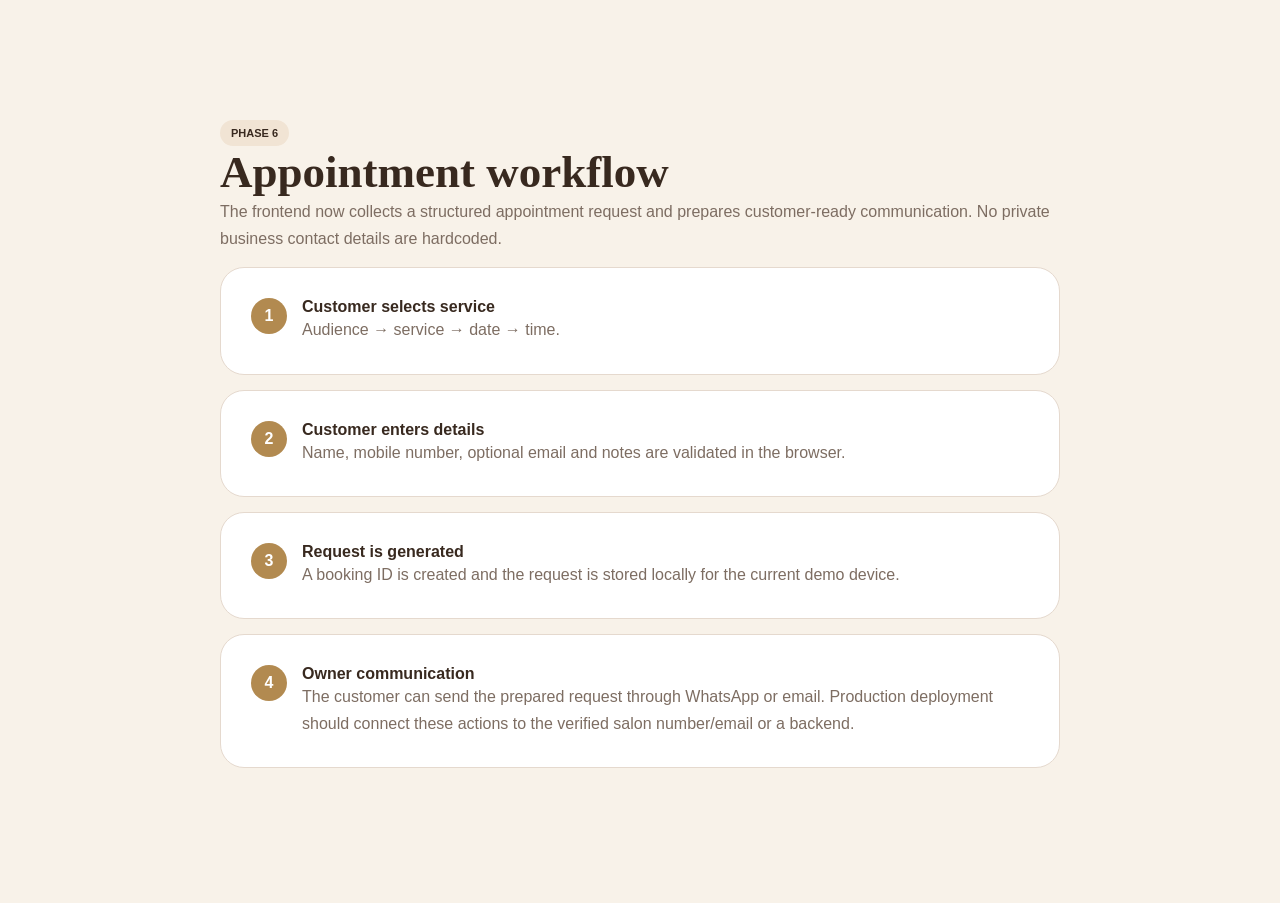
<file: booking-workflow.html>
<!DOCTYPE html>
<html lang="en"><head><meta charset="UTF-8"><meta name="viewport" content="width=device-width,initial-scale=1">
<title>Booking Workflow | Infinity The Family Salon</title>
<link rel="stylesheet" href="css/style.css"><style>
body{background:#f8f2e9;color:#38291f;font-family:Arial,sans-serif}.wrap{max-width:900px;margin:90px auto;padding:30px}
.card{background:#fff;padding:30px;border-radius:24px;border:1px solid #e5d9ce;margin:15px 0}.step{display:flex;gap:15px;align-items:flex-start}.num{min-width:36px;height:36px;border-radius:50%;background:#b28a50;color:#fff;display:grid;place-items:center;font-weight:bold}
h1{font-family:Georgia,serif;font-size:45px}.muted{color:#7d6d62;line-height:1.7}.badge{display:inline-block;padding:7px 11px;background:#f1e4d4;border-radius:50px;font-size:11px;font-weight:bold}
</style></head><body><div class="wrap">
<span class="badge">PHASE 6</span><h1>Appointment workflow</h1><p class="muted">The frontend now collects a structured appointment request and prepares customer-ready communication. No private business contact details are hardcoded.</p>
<div class="card"><div class="step"><span class="num">1</span><div><b>Customer selects service</b><p class="muted">Audience → service → date → time.</p></div></div></div>
<div class="card"><div class="step"><span class="num">2</span><div><b>Customer enters details</b><p class="muted">Name, mobile number, optional email and notes are validated in the browser.</p></div></div></div>
<div class="card"><div class="step"><span class="num">3</span><div><b>Request is generated</b><p class="muted">A booking ID is created and the request is stored locally for the current demo device.</p></div></div></div>
<div class="card"><div class="step"><span class="num">4</span><div><b>Owner communication</b><p class="muted">The customer can send the prepared request through WhatsApp or email. Production deployment should connect these actions to the verified salon number/email or a backend.</p></div></div></div>
</div></body></html>
</file>
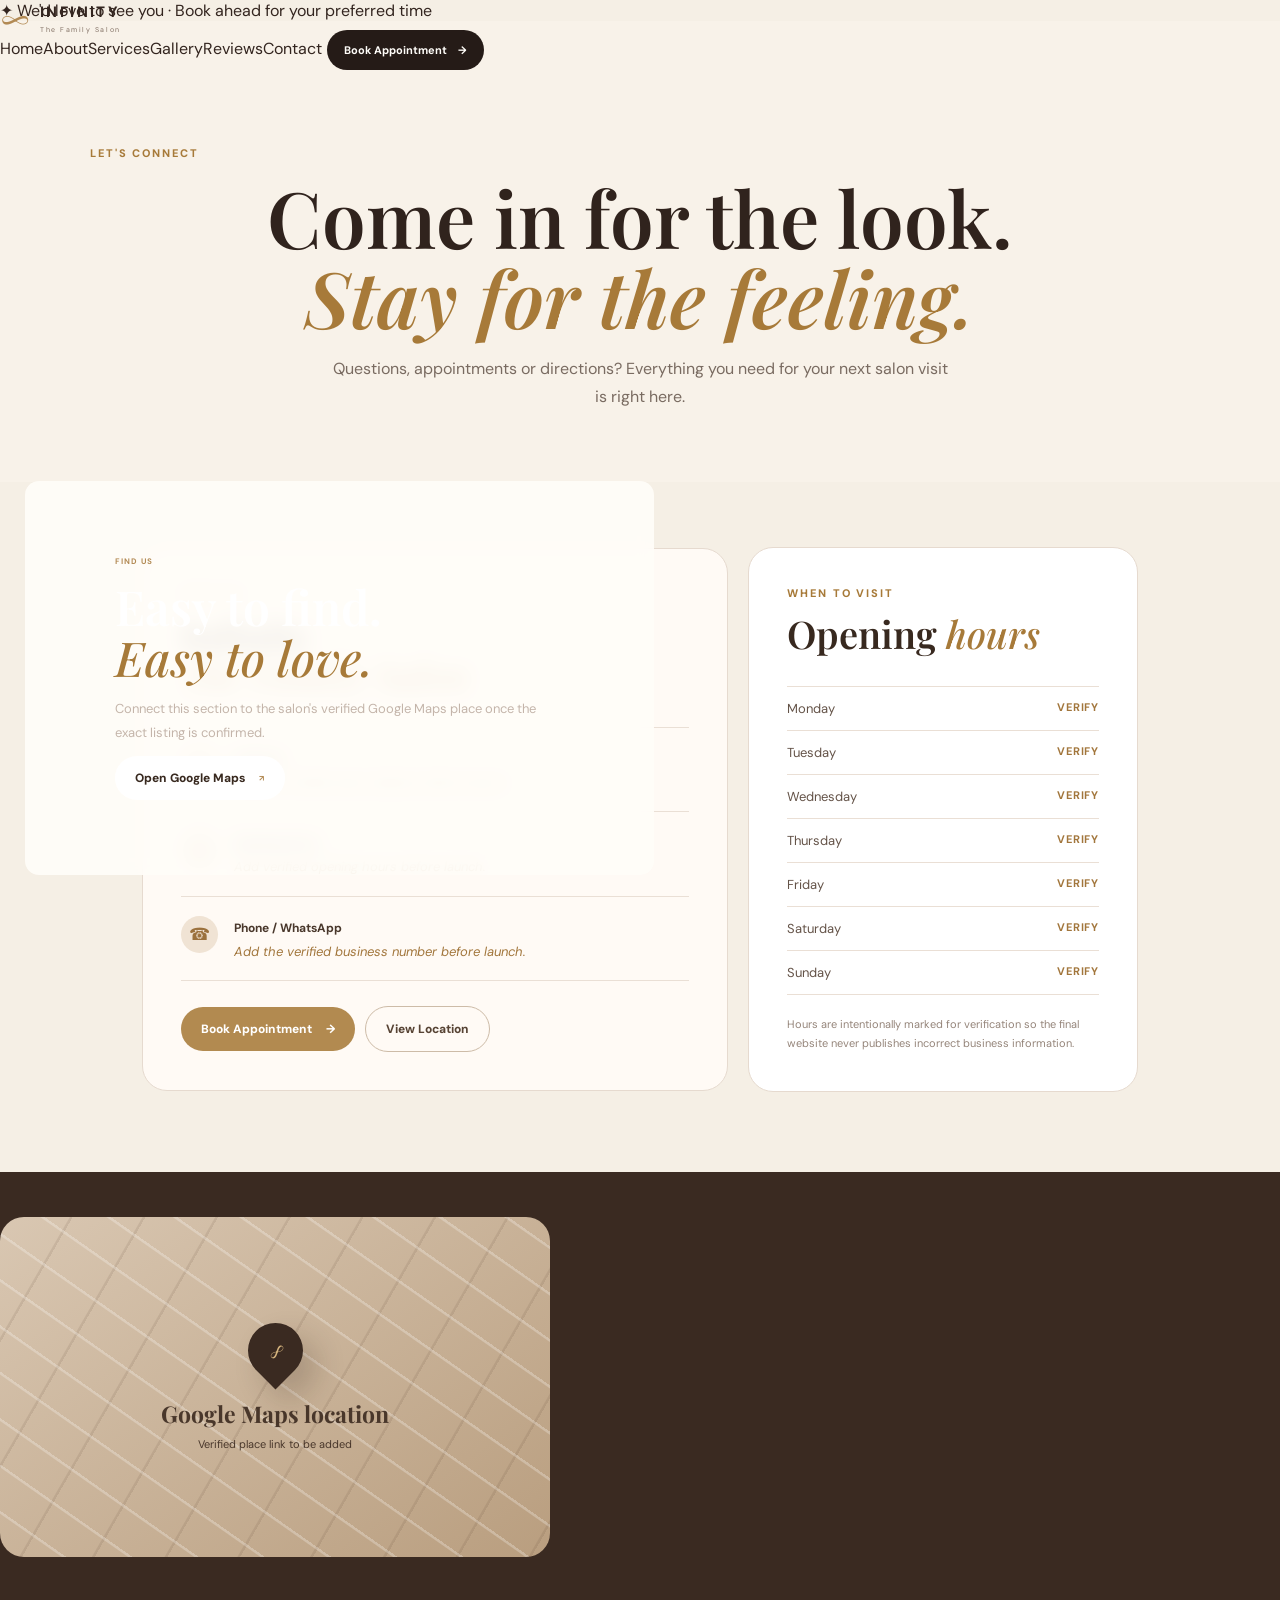
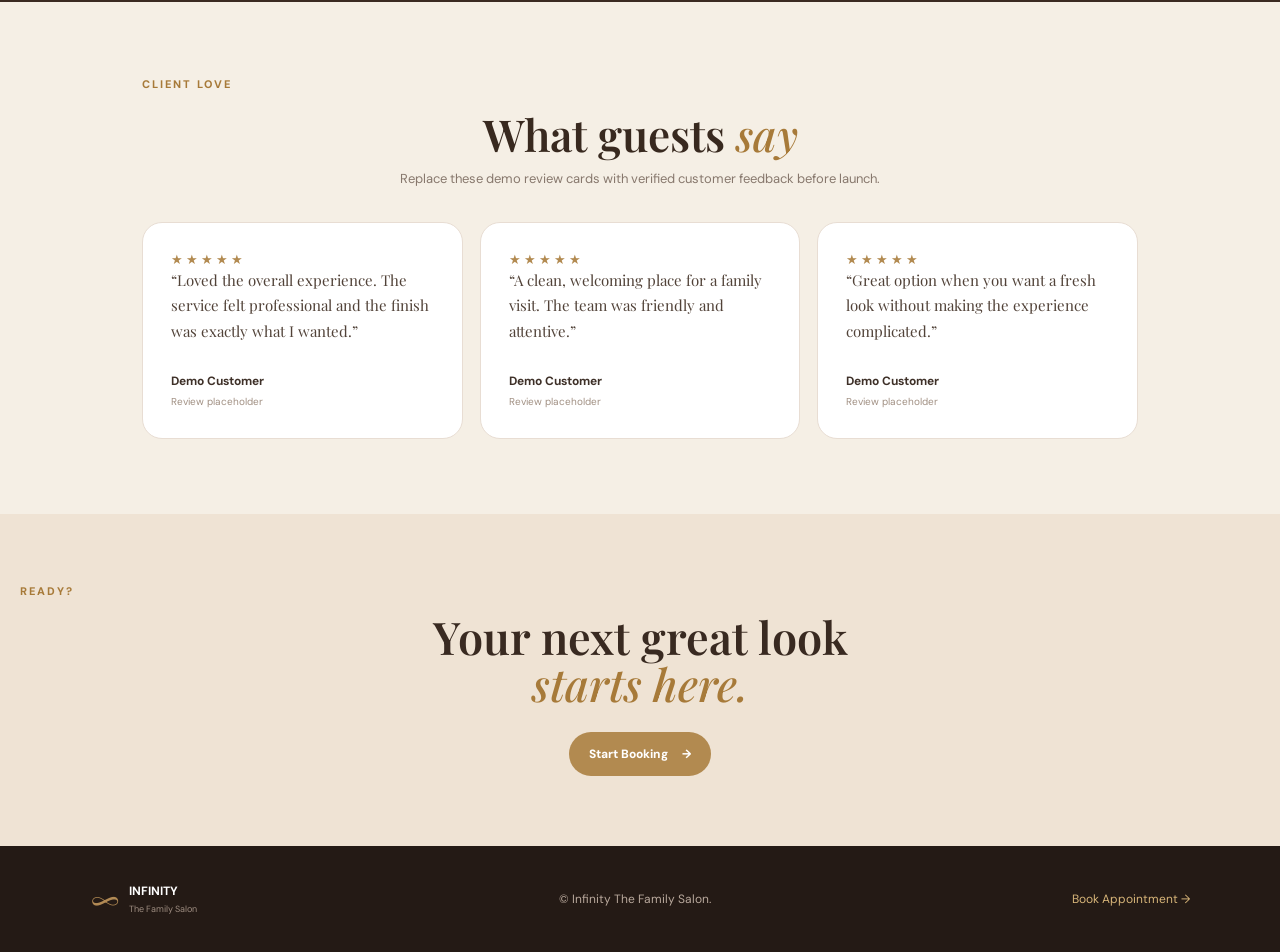
<file: contact.html>
<!DOCTYPE html>
<html lang="en">
<head>
<meta charset="UTF-8">
<meta name="viewport" content="width=device-width, initial-scale=1.0">
<meta name="description" content="Contact Infinity The Family Salon, check opening hours, find directions and request an appointment.">
<title>Contact | Infinity The Family Salon</title>
<link rel="preconnect" href="https://fonts.googleapis.com">
<link rel="preconnect" href="https://fonts.gstatic.com" crossorigin>
<link href="https://fonts.googleapis.com/css2?family=DM+Sans:wght@400;500;600;700&family=Playfair+Display:wght@500;600;700&display=swap" rel="stylesheet">
<link rel="stylesheet" href="css/style.css">
<link rel="stylesheet" href="css/contact.css">

<meta property="og:type" content="website">
<meta property="og:title" content="Contact | Infinity The Family Salon">
<meta property="og:description" content="Hair, beauty and grooming services for the whole family.">
<meta property="og:image" content="assets/og-cover.jpg">
<meta name="twitter:card" content="summary_large_image">
<link rel="canonical" href="https://YOUR-DOMAIN.example/contact.html">
<link rel="manifest" href="manifest.webmanifest">
<meta name="theme-color" content="#241b16">
</head>
<body>
<div class="top-strip">✦ We'd love to see you · Book ahead for your preferred time</div>
<header class="site-header">
<a class="brand" href="index.html"><span class="brand-mark">∞</span><span><strong>INFINITY</strong><small>The Family Salon</small></span></a>
<button class="menu-toggle" aria-label="Open menu">☰</button>
<nav class="main-nav">
<a href="index.html">Home</a><a href="index.html#about">About</a><a href="services.html">Services</a><a href="gallery.html">Gallery</a><a href="index.html#reviews">Reviews</a><a class="active" href="contact.html">Contact</a><a class="nav-book" href="booking.html">Book Appointment <span>→</span></a>
</nav>
</header>

<main>
<section class="contact-hero">
<span class="eyebrow">LET'S CONNECT</span>
<h1>Come in for the look.<br><em>Stay for the feeling.</em></h1>
<p>Questions, appointments or directions? Everything you need for your next salon visit is right here.</p>
</section>

<section class="contact-grid">
<div class="contact-card">
<span class="eyebrow">VISIT US</span>
<h2>Infinity<br><em>The Family Salon</em></h2>
<div class="info-list">
<div class="info-row"><span class="info-icon">⌖</span><div><b>Address</b><p class="verify">Add the verified salon address before launch.</p></div></div>
<div class="info-row"><span class="info-icon">◷</span><div><b>Opening Hours</b><p class="verify">Add verified opening hours before launch.</p></div></div>
<div class="info-row"><span class="info-icon">☎</span><div><b>Phone / WhatsApp</b><p class="verify">Add the verified business number before launch.</p></div></div>
</div>
<div class="contact-actions">
<a href="booking.html" class="gold-btn">Book Appointment <span>→</span></a>
<a href="#map" class="outline-btn">View Location</a>
</div>
</div>

<div class="hours-card">
<span class="eyebrow">WHEN TO VISIT</span>
<h2>Opening <em>hours</em></h2>
<div class="hours-list">
<div><span>Monday</span><b>Verify</b></div><div><span>Tuesday</span><b>Verify</b></div><div><span>Wednesday</span><b>Verify</b></div><div><span>Thursday</span><b>Verify</b></div><div><span>Friday</span><b>Verify</b></div><div><span>Saturday</span><b>Verify</b></div><div><span>Sunday</span><b>Verify</b></div>
</div>
<p class="small-note">Hours are intentionally marked for verification so the final website never publishes incorrect business information.</p>
</div>
</section>

<section class="map-section" id="map">
<div class="map-copy">
<span class="eyebrow">FIND US</span>
<h2>Easy to find.<br><em>Easy to love.</em></h2>
<p>Connect this section to the salon's verified Google Maps place once the exact listing is confirmed.</p>
<a class="dark-btn" href="https://www.google.com/maps" target="_blank" rel="noopener">Open Google Maps <span>↗</span></a>
</div>
<div class="map-placeholder">
<div class="map-pin">∞</div>
<strong>Google Maps location</strong>
<span>Verified place link to be added</span>
</div>
</section>

<section class="review-section">
<div class="section-head"><span class="eyebrow">CLIENT LOVE</span><h2>What guests <em>say</em></h2><p>Replace these demo review cards with verified customer feedback before launch.</p></div>
<div class="review-grid">
<article><div class="stars">★★★★★</div><p>“Loved the overall experience. The service felt professional and the finish was exactly what I wanted.”</p><b>Demo Customer</b><small>Review placeholder</small></article>
<article><div class="stars">★★★★★</div><p>“A clean, welcoming place for a family visit. The team was friendly and attentive.”</p><b>Demo Customer</b><small>Review placeholder</small></article>
<article><div class="stars">★★★★★</div><p>“Great option when you want a fresh look without making the experience complicated.”</p><b>Demo Customer</b><small>Review placeholder</small></article>
</div>
</section>

<section class="contact-cta">
<span class="eyebrow">READY?</span><h2>Your next great look<br><em>starts here.</em></h2><a href="booking.html" class="gold-btn">Start Booking <span>→</span></a>
</section>
</main>

<footer class="site-footer">
<div class="footer-brand"><span class="brand-mark">∞</span><strong>INFINITY</strong><small>The Family Salon</small></div>
<p>© <span id="year"></span> Infinity The Family Salon.</p><a href="booking.html">Book Appointment →</a>
</footer>
<script src="js/main.js"></script>
<script src="js/pwa.js"></script>
</body>
</html>
</file>
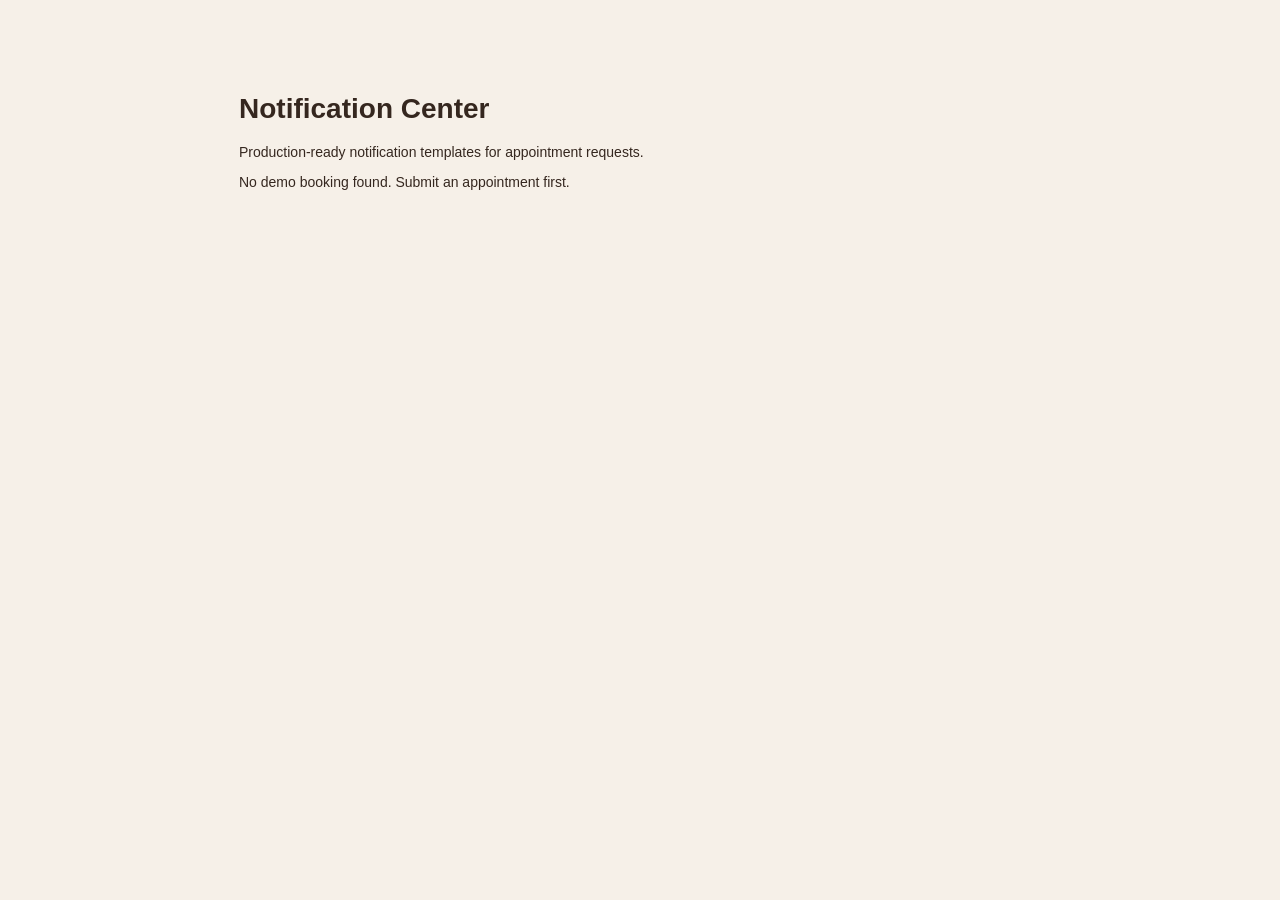
<file: notifications.html>
<!doctype html>
<html lang="en">
<head>
<meta charset="utf-8"><meta name="viewport" content="width=device-width,initial-scale=1">
<title>Infinity | Notifications</title>
<link rel="stylesheet" href="css/admin.css">
</head>
<body>
<main style="max-width:850px;margin:50px auto;padding:24px">
<h1>Notification Center</h1>
<p>Production-ready notification templates for appointment requests.</p>
<div id="content"></div>
</main>
<script src="notifications/templates.js"></script>
<script>
const b=JSON.parse(localStorage.getItem("infinity_last_booking")||"null");
const c=document.getElementById("content");
if(!b){c.innerHTML="<p>No demo booking found. Submit an appointment first.</p>";}
else{
 const owner=InfinityNotifications.ownerAlert(b);
 const customer=InfinityNotifications.bookingConfirmation(b);
 c.innerHTML=`
 <h2>Customer Confirmation</h2><pre>${customer.replace(/</g,"&lt;")}</pre>
 <h2>Owner Alert</h2><pre>${owner.replace(/</g,"&lt;")}</pre>
 <p>Automatic provider sending requires a secure server-side/Edge Function integration.</p>`;
}
</script>
</body></html>
</file>
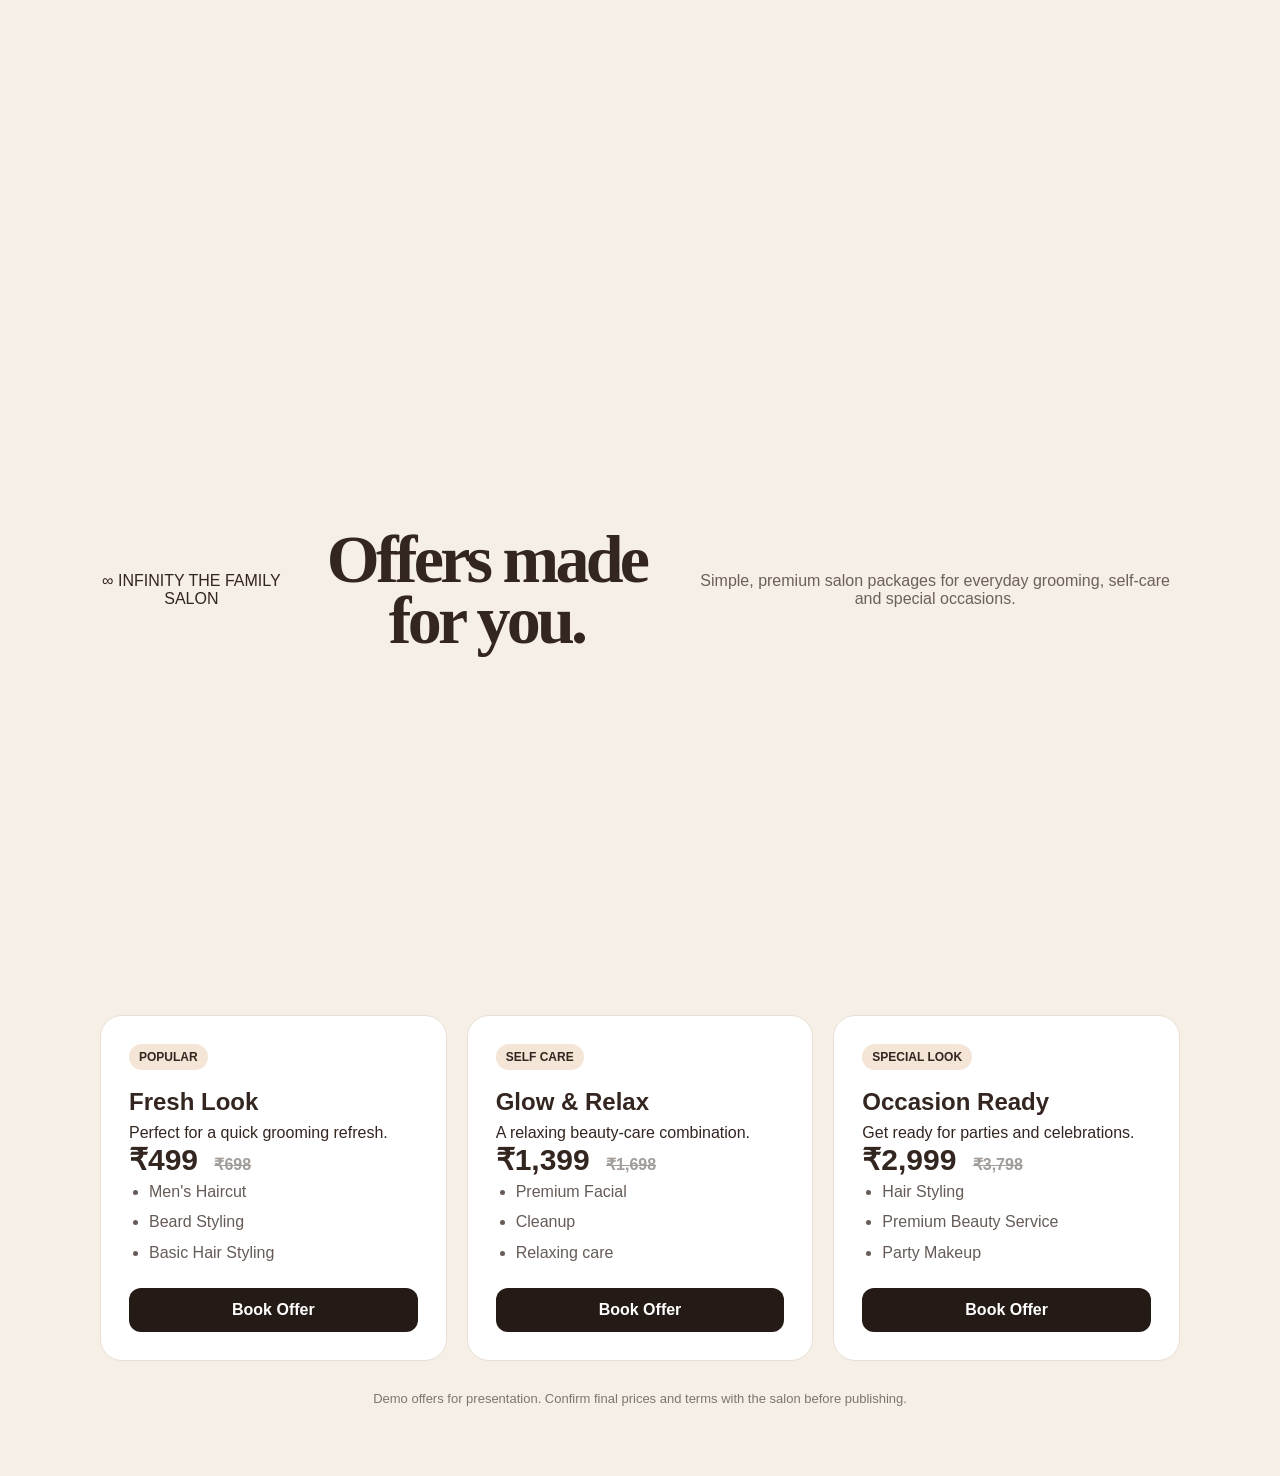
<file: offers.html>
<!doctype html>
<html lang="en">
<head>
<meta charset="utf-8"><meta name="viewport" content="width=device-width,initial-scale=1">
<title>Infinity The Family Salon | Offers</title>
<link rel="stylesheet" href="css/style.css">
<style>
.offers{max-width:1120px;margin:auto;padding:70px 20px}.hero{text-align:center;margin-bottom:45px}
.hero h1{font-size:clamp(38px,6vw,68px);margin:10px 0}.hero p{max-width:650px;margin:auto;opacity:.7}
.offer-grid{display:grid;grid-template-columns:repeat(3,1fr);gap:20px}.offer{padding:28px;border:1px solid #eadfd5;border-radius:22px;background:#fff;position:relative;overflow:hidden}
.offer .tag{display:inline-block;padding:6px 10px;border-radius:99px;background:#f4e5d7;font-size:12px;font-weight:800}.offer h2{margin:18px 0 8px}.price{font-size:30px;font-weight:900}.old{text-decoration:line-through;opacity:.45;font-size:16px;margin-left:8px}.offer ul{padding-left:20px;line-height:1.9;opacity:.75}.offer a{display:block;text-align:center;padding:13px;border-radius:12px;background:#241b16;color:#fff;text-decoration:none;font-weight:800;margin-top:20px}
.note{text-align:center;margin-top:30px;opacity:.6;font-size:13px}
@media(max-width:800px){.offer-grid{grid-template-columns:1fr}}
</style>
<link rel="manifest" href="manifest.webmanifest">
<meta name="theme-color" content="#241b16">
</head>
<body>
<main class="offers">
<section class="hero"><div>∞ INFINITY THE FAMILY SALON</div><h1>Offers made for you.</h1><p>Simple, premium salon packages for everyday grooming, self-care and special occasions.</p></section>
<section class="offer-grid">
<article class="offer"><span class="tag">POPULAR</span><h2>Fresh Look</h2><p>Perfect for a quick grooming refresh.</p><div class="price">₹499 <span class="old">₹698</span></div><ul><li>Men's Haircut</li><li>Beard Styling</li><li>Basic Hair Styling</li></ul><a href="booking.html">Book Offer</a></article>
<article class="offer"><span class="tag">SELF CARE</span><h2>Glow & Relax</h2><p>A relaxing beauty-care combination.</p><div class="price">₹1,399 <span class="old">₹1,698</span></div><ul><li>Premium Facial</li><li>Cleanup</li><li>Relaxing care</li></ul><a href="booking.html">Book Offer</a></article>
<article class="offer"><span class="tag">SPECIAL LOOK</span><h2>Occasion Ready</h2><p>Get ready for parties and celebrations.</p><div class="price">₹2,999 <span class="old">₹3,798</span></div><ul><li>Hair Styling</li><li>Premium Beauty Service</li><li>Party Makeup</li></ul><a href="booking.html">Book Offer</a></article>
</section>
<p class="note">Demo offers for presentation. Confirm final prices and terms with the salon before publishing.</p>
</main>
<script src="js/pwa.js"></script>
</body>
</html>
</file>
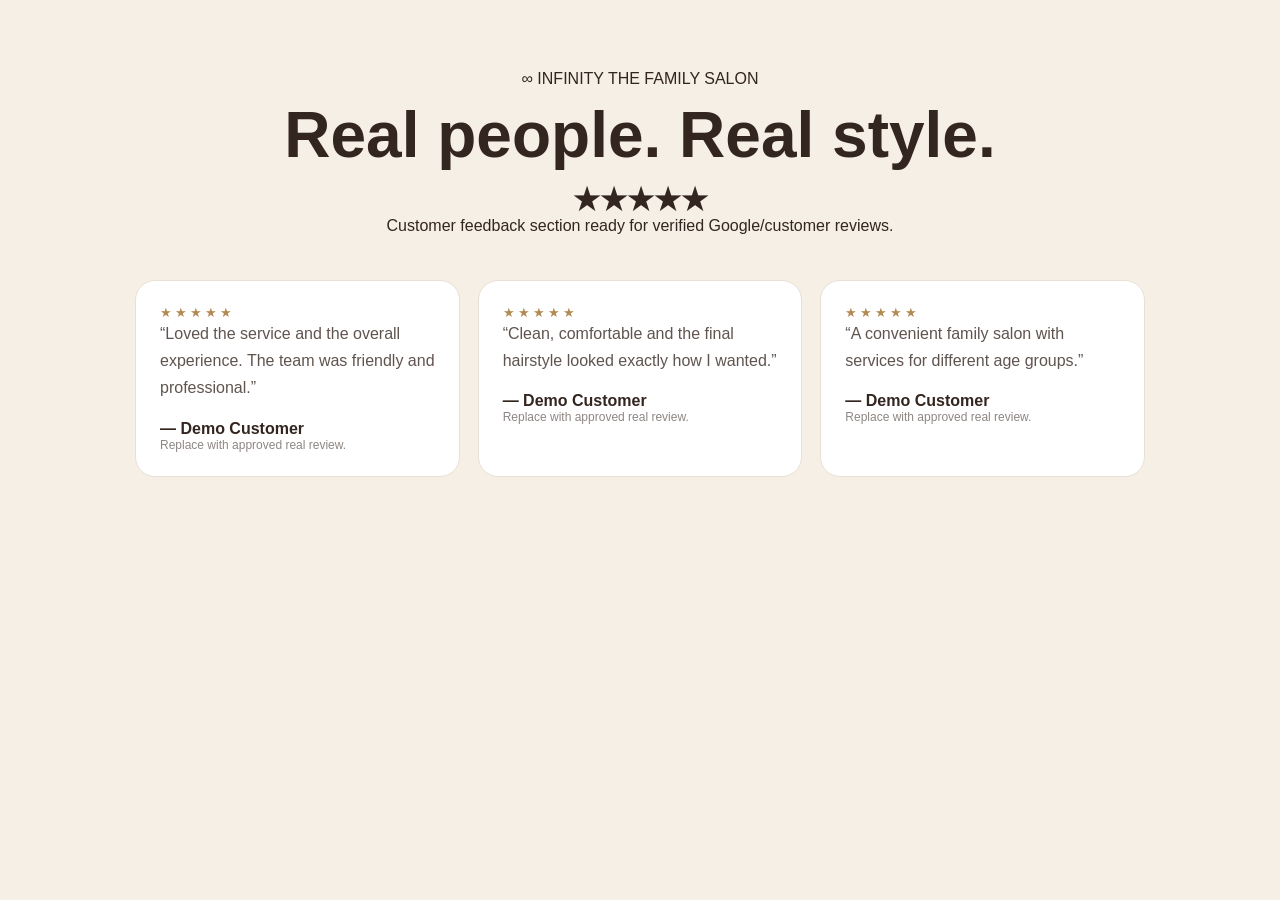
<file: reviews.html>
<!doctype html>
<html lang="en">
<head>
<meta charset="utf-8"><meta name="viewport" content="width=device-width,initial-scale=1">
<title>Infinity The Family Salon | Reviews</title>
<link rel="stylesheet" href="css/style.css">
<style>
.wrap{max-width:1050px;margin:auto;padding:70px 20px}.head{text-align:center}.head h1{font-size:clamp(38px,6vw,64px);margin:10px 0}.rating{font-size:30px;font-weight:900}.review-grid{display:grid;grid-template-columns:repeat(3,1fr);gap:18px;margin-top:45px}.review{background:#fff;border:1px solid #eadfd5;border-radius:20px;padding:24px}.stars{letter-spacing:3px}.review p{line-height:1.7;opacity:.78}.person{font-weight:800;margin-top:18px}.demo{font-size:12px;opacity:.55}
@media(max-width:750px){.review-grid{grid-template-columns:1fr}}
</style>
<link rel="manifest" href="manifest.webmanifest">
<meta name="theme-color" content="#241b16">
</head>
<body><main class="wrap">
<section class="head"><div>∞ INFINITY THE FAMILY SALON</div><h1>Real people. Real style.</h1><div class="rating">★★★★★</div><p>Customer feedback section ready for verified Google/customer reviews.</p></section>
<section class="review-grid">
<article class="review"><div class="stars">★★★★★</div><p>“Loved the service and the overall experience. The team was friendly and professional.”</p><div class="person">— Demo Customer</div><div class="demo">Replace with approved real review.</div></article>
<article class="review"><div class="stars">★★★★★</div><p>“Clean, comfortable and the final hairstyle looked exactly how I wanted.”</p><div class="person">— Demo Customer</div><div class="demo">Replace with approved real review.</div></article>
<article class="review"><div class="stars">★★★★★</div><p>“A convenient family salon with services for different age groups.”</p><div class="person">— Demo Customer</div><div class="demo">Replace with approved real review.</div></article>
</section>
</main><script src="js/pwa.js"></script>
</body></html>
</file>
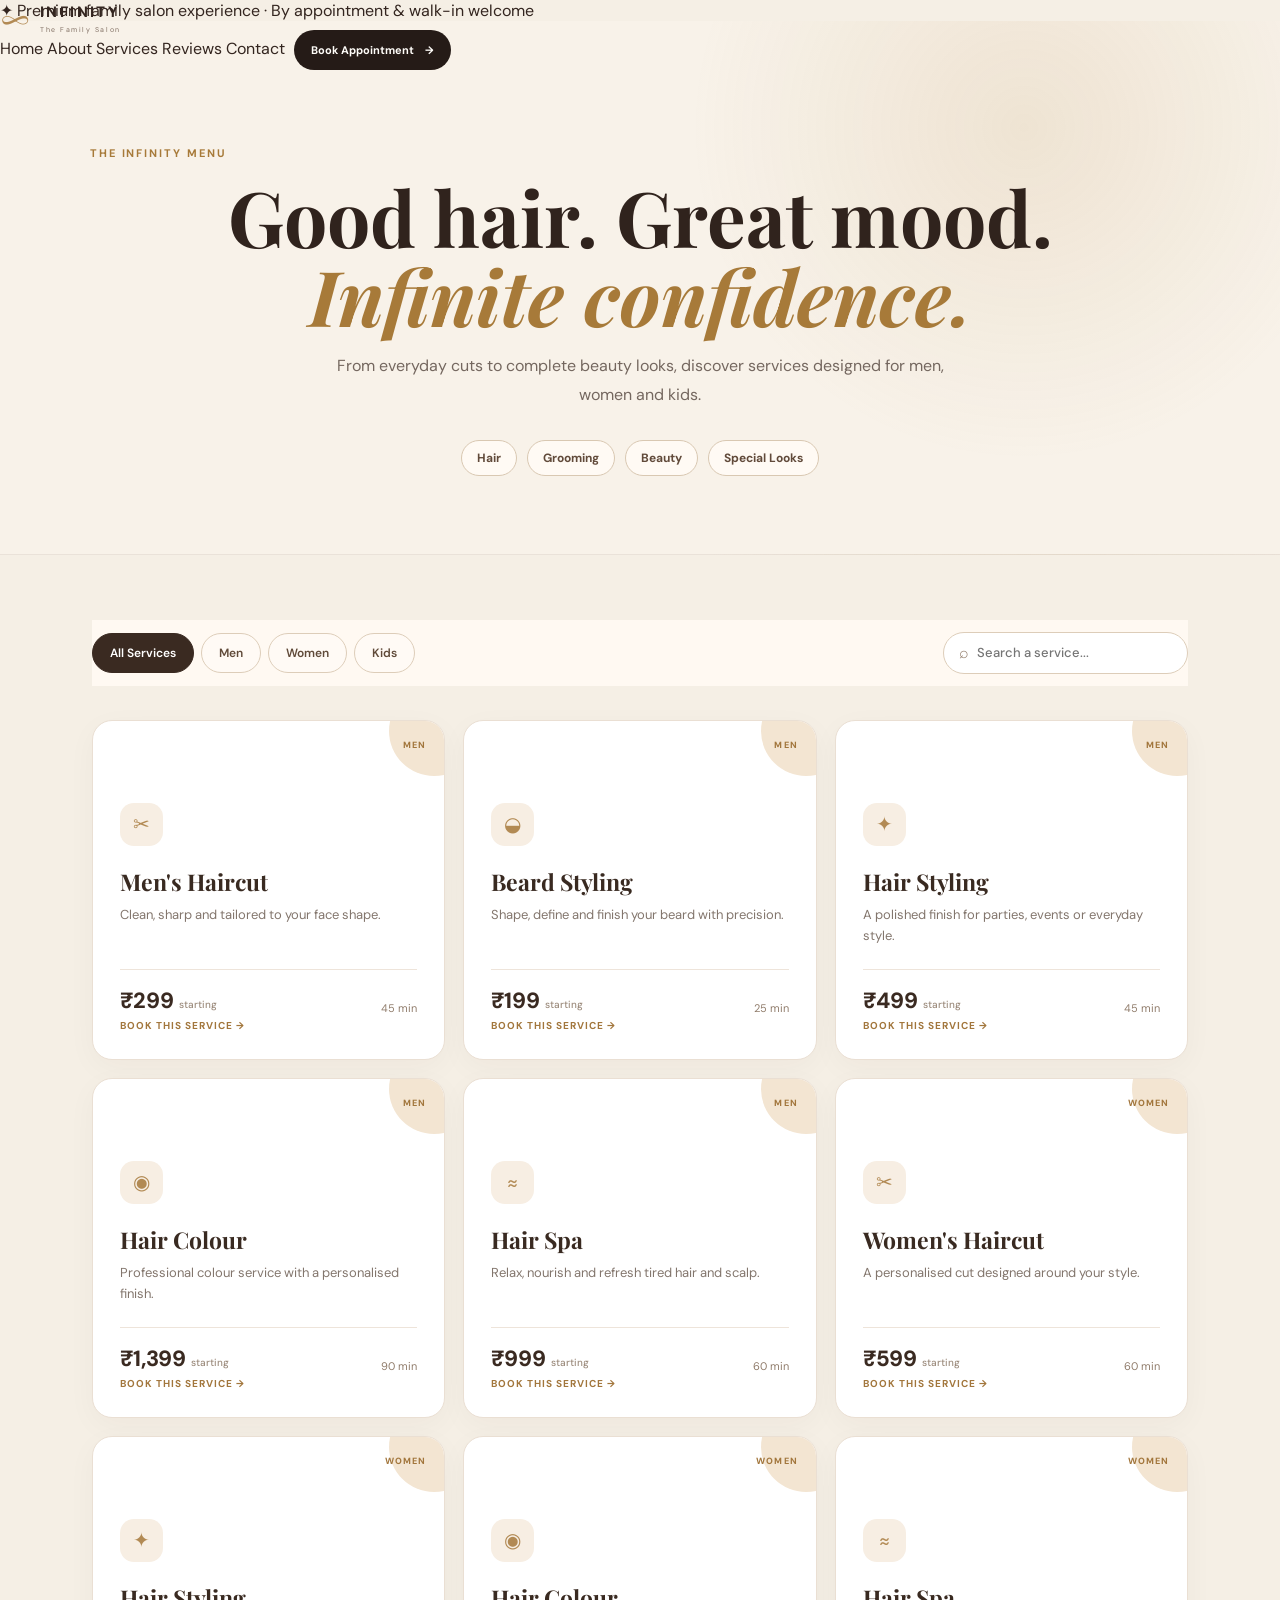
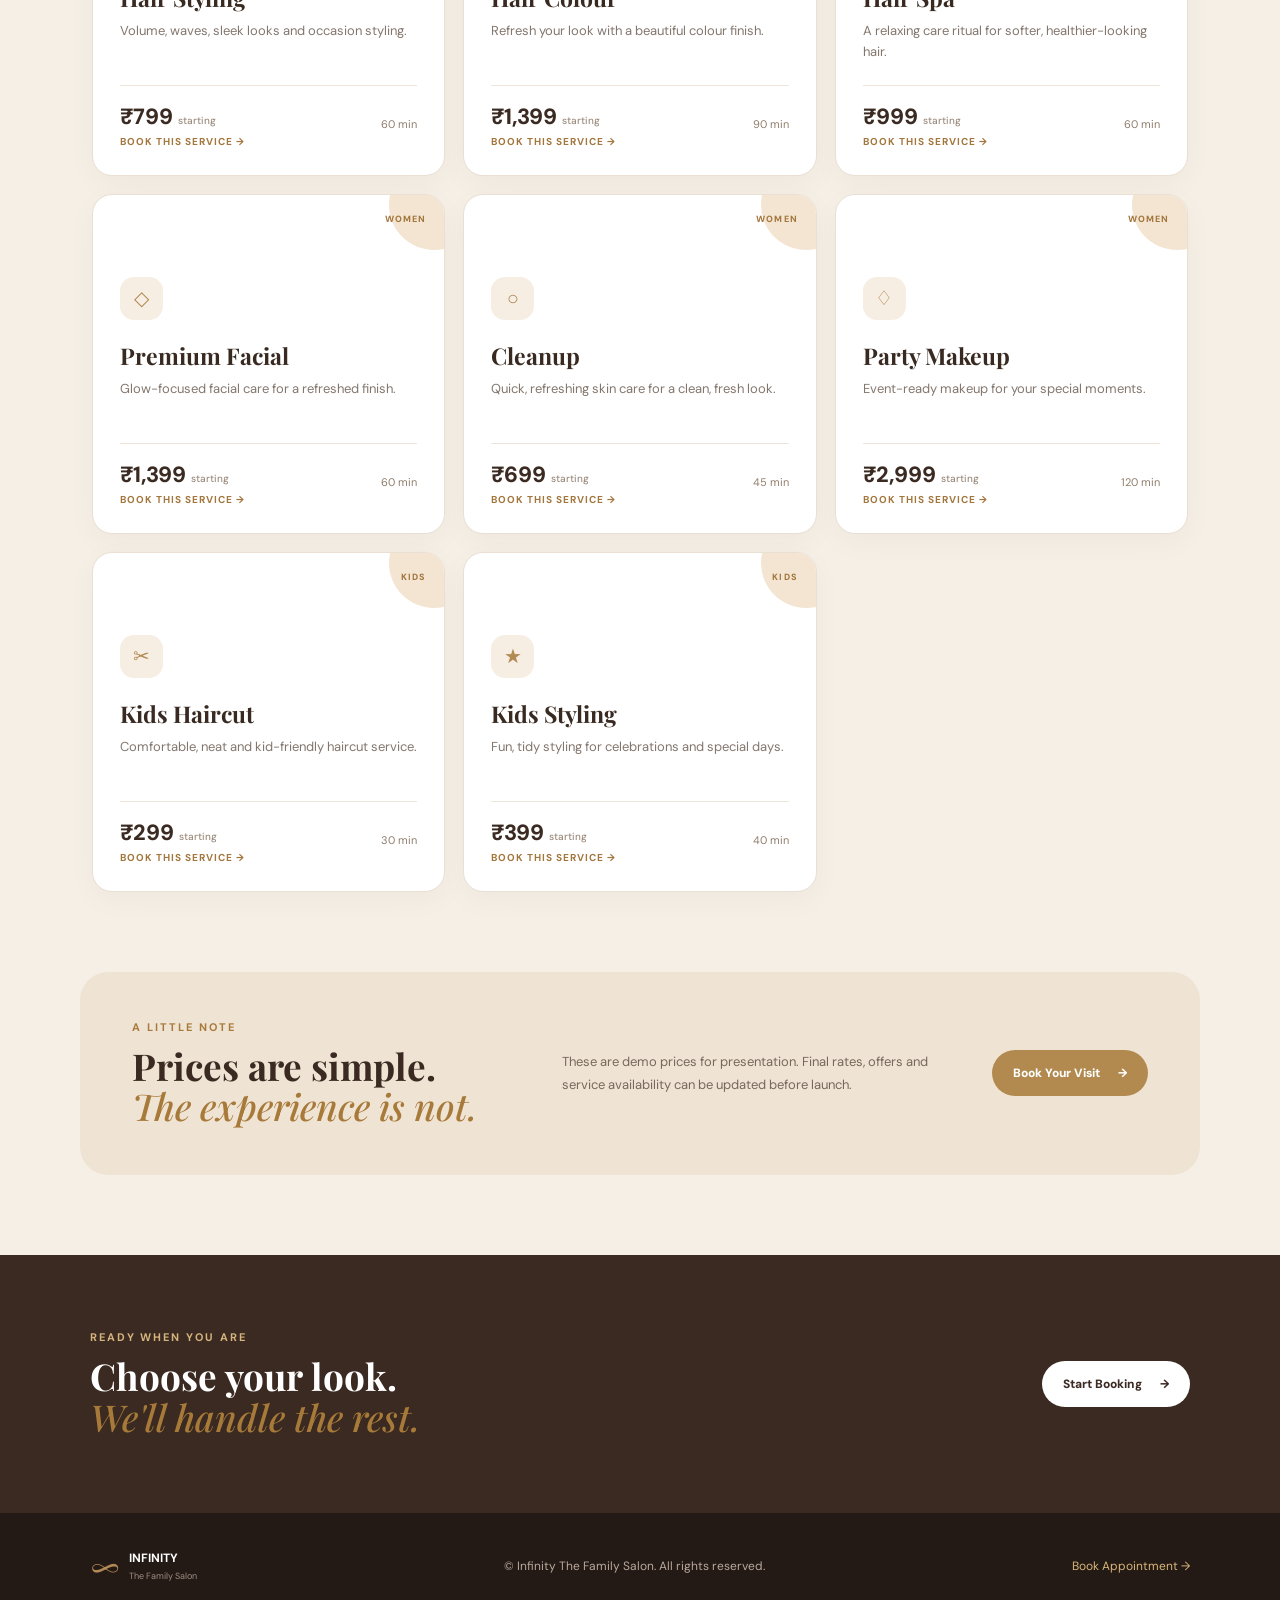
<file: services.html>
<!DOCTYPE html>
<html lang="en">
<head>
  <meta charset="UTF-8">
  <meta name="viewport" content="width=device-width, initial-scale=1.0">
  <meta name="description" content="Explore Infinity The Family Salon services and demo pricing for hair, grooming, beauty and special looks.">
  <title>Services & Pricing | Infinity The Family Salon</title>
  <link rel="preconnect" href="https://fonts.googleapis.com">
  <link rel="preconnect" href="https://fonts.gstatic.com" crossorigin>
  <link href="https://fonts.googleapis.com/css2?family=DM+Sans:wght@400;500;600;700&family=Playfair+Display:wght@500;600;700&display=swap" rel="stylesheet">
  <link rel="stylesheet" href="css/style.css">
  <link rel="stylesheet" href="css/services.css">
<link rel="manifest" href="manifest.webmanifest">
<meta name="theme-color" content="#241b16">
</head>
<body>
  <div class="top-strip">✦ Premium family salon experience · By appointment & walk-in welcome</div>

  <header class="site-header" id="siteHeader">
    <a class="brand" href="index.html" aria-label="Infinity The Family Salon home">
      <span class="brand-mark">∞</span>
      <span><strong>INFINITY</strong><small>The Family Salon</small></span>
    </a>
    <button class="menu-toggle" aria-label="Open menu" aria-expanded="false">☰</button>
    <nav class="main-nav">
      <a href="index.html">Home</a>
      <a href="index.html#about">About</a>
      <a class="active" href="services.html">Services</a>
      <a href="index.html#reviews">Reviews</a>
      <a href="index.html#contact">Contact</a>
      <a class="nav-book" href="booking.html">Book Appointment <span>→</span></a>
    </nav>
  </header>

  <main>
    <section class="services-hero">
      <div class="eyebrow">THE INFINITY MENU</div>
      <h1>Good hair. Great mood.<br><em>Infinite confidence.</em></h1>
      <p>From everyday cuts to complete beauty looks, discover services designed for men, women and kids.</p>
      <div class="hero-pills">
        <span>Hair</span><span>Grooming</span><span>Beauty</span><span>Special Looks</span>
      </div>
    </section>

    <section class="services-shell">
      <div class="services-toolbar">
        <div class="category-tabs" role="tablist" aria-label="Service categories">
          <button class="category-btn active" data-category="all">All Services</button>
          <button class="category-btn" data-category="men">Men</button>
          <button class="category-btn" data-category="women">Women</button>
          <button class="category-btn" data-category="kids">Kids</button>
        </div>
        <label class="service-search">
          <span>⌕</span>
          <input id="serviceSearch" type="search" placeholder="Search a service..." aria-label="Search services">
        </label>
      </div>

      <div class="service-grid" id="serviceGrid"></div>
      <div class="empty-state" id="emptyState" hidden>
        <div>✂</div>
        <h3>No service found</h3>
        <p>Try another search or category.</p>
      </div>
    </section>

    <section class="price-note">
      <div>
        <span class="eyebrow">A LITTLE NOTE</span>
        <h2>Prices are simple.<br><em>The experience is not.</em></h2>
      </div>
      <p>These are demo prices for presentation. Final rates, offers and service availability can be updated before launch.</p>
      <a class="gold-btn" href="booking.html">Book Your Visit <span>→</span></a>
    </section>

    <section class="quick-book">
      <div>
        <span class="eyebrow">READY WHEN YOU ARE</span>
        <h2>Choose your look.<br><em>We'll handle the rest.</em></h2>
      </div>
      <a href="booking.html" class="dark-btn">Start Booking <span>→</span></a>
    </section>
  </main>

  <footer class="site-footer">
    <div class="footer-brand"><span class="brand-mark">∞</span><strong>INFINITY</strong><small>The Family Salon</small></div>
    <p>© <span id="year"></span> Infinity The Family Salon. All rights reserved.</p>
    <a href="booking.html">Book Appointment →</a>
  </footer>

  <script src="js/main.js"></script>
  <script src="js/services.js"></script>
<script src="js/conversion.js"></script><script src="js/pwa.js"></script>
</body>
</html>
</file>
<file: css/style.css>
:root {
  --cream: #f5efe5;
  --cream-2: #eee4d6;
  --brown: #4a3026;
  --brown-dark: #251b17;
  --gold: #b28a54;
  --gold-light: #d2b889;
  --white: #fffdf9;
  --text: #33251f;
  --muted: #806f63;
  --line: rgba(74, 48, 38, .15);
  --shadow: 0 25px 80px rgba(48, 31, 22, .12);
  --radius: 26px;
  --ease: cubic-bezier(.2,.75,.25,1);
}

* { box-sizing: border-box; margin: 0; padding: 0; }
html { scroll-behavior: smooth; }
body {
  font-family: "DM Sans", sans-serif;
  background: var(--cream);
  color: var(--text);
  overflow-x: hidden;
}
body.menu-open { overflow: hidden; }
a { color: inherit; text-decoration: none; }
button { font: inherit; }
img { display: block; width: 100%; }
.container { width: min(1180px, calc(100% - 48px)); margin-inline: auto; }
.section { padding: 120px 0; position: relative; }
.section-light { background: var(--white); }

.page-loader {
  position: fixed; inset: 0; z-index: 9999; background: var(--brown-dark);
  display: grid; place-items: center; color: var(--cream);
  transition: opacity .7s var(--ease), visibility .7s;
}
.page-loader span { font-family: "Playfair Display", serif; letter-spacing: .2em; font-size: 20px; }
.page-loader.hide { opacity: 0; visibility: hidden; }

.site-header {
  position: fixed; top: 0; left: 0; width: 100%; z-index: 1000;
  transition: background .3s, box-shadow .3s, transform .3s;
}
.site-header.scrolled {
  background: rgba(255,253,249,.9);
  backdrop-filter: blur(18px);
  box-shadow: 0 8px 30px rgba(40,25,17,.06);
}
.navbar { height: 86px; display: flex; align-items: center; justify-content: space-between; gap: 30px; }
.brand { display: inline-flex; align-items: center; gap: 10px; }
.brand-mark { font-family: "Playfair Display", serif; font-size: 36px; line-height: 1; color: var(--gold); }
.brand strong { display: block; font-size: 15px; letter-spacing: .16em; }
.brand small { display: block; font-size: 7px; letter-spacing: .22em; color: var(--muted); margin-top: 3px; }
.nav-menu { display: flex; align-items: center; gap: 26px; }
.nav-link { font-size: 12px; font-weight: 600; color: #604f44; position: relative; padding: 8px 0; }
.nav-link::after { content: ""; position: absolute; left: 0; bottom: 1px; width: 0; height: 1px; background: var(--brown); transition: width .25s; }
.nav-link:hover::after, .nav-link.active::after { width: 100%; }
.nav-book {
  background: var(--brown-dark); color: var(--white); padding: 13px 17px;
  border-radius: 100px; font-size: 11px; font-weight: 700; margin-left: 5px;
  transition: transform .25s, background .25s;
}
.nav-book:hover { transform: translateY(-2px); background: var(--gold); }
.nav-book span { margin-left: 8px; }
.menu-toggle { display: none; border: 0; background: transparent; width: 42px; height: 42px; cursor: pointer; }
.menu-toggle span { display: block; width: 24px; height: 1px; background: var(--brown-dark); margin: 6px auto; transition: .3s; }

.hero { min-height: 100vh; display: flex; align-items: center; padding-top: 140px; overflow: hidden; }
.hero-noise { position: absolute; inset: 0; opacity: .035; background-image: url("data:image/svg+xml,%3Csvg viewBox='0 0 180 180' xmlns='http://www.w3.org/2000/svg'%3E%3Cfilter id='n'%3E%3CfeTurbulence type='fractalNoise' baseFrequency='.9' numOctaves='4' stitchTiles='stitch'/%3E%3C/filter%3E%3Crect width='100%25' height='100%25' filter='url(%23n)'/%3E%3C/svg%3E"); pointer-events: none; }
.hero-orb { position: absolute; border-radius: 50%; filter: blur(2px); opacity: .5; }
.orb-one { width: 500px; height: 500px; background: #e9d5ba; right: -180px; top: 80px; }
.orb-two { width: 230px; height: 230px; background: #dfc6a5; left: -100px; bottom: 80px; }
.hero-grid { display: grid; grid-template-columns: .92fr 1.08fr; gap: 60px; align-items: center; position: relative; z-index: 2; }
.eyebrow { text-transform: uppercase; letter-spacing: .18em; font-size: 10px; font-weight: 700; color: var(--gold); display: flex; align-items: center; gap: 10px; }
.eyebrow span { width: 28px; height: 1px; background: var(--gold); }
.hero h1 { font-family: "Playfair Display", serif; font-size: clamp(58px, 6.5vw, 94px); line-height: .9; letter-spacing: -.055em; margin: 24px 0 30px; font-weight: 600; }
.hero h1 em, h2 em { color: var(--gold); font-style: italic; font-weight: 500; }
.hero h1 strong { display: block; color: var(--brown-dark); font-weight: 700; }
.hero-text { max-width: 460px; color: var(--muted); font-size: 15px; line-height: 1.8; }
.hero-actions { display: flex; align-items: center; gap: 25px; margin: 34px 0; }
.btn { display: inline-flex; align-items: center; justify-content: center; gap: 18px; border: 0; padding: 16px 21px; border-radius: 100px; font-size: 11px; font-weight: 700; cursor: pointer; transition: .3s var(--ease); }
.btn span { font-size: 16px; }
.btn-dark { background: var(--brown-dark); color: var(--white); }
.btn-dark:hover { background: var(--gold); transform: translateY(-3px); box-shadow: 0 12px 25px rgba(74,48,38,.18); }
.btn-light { background: var(--white); color: var(--brown-dark); }
.btn-light:hover { transform: translateY(-3px); }
.text-link { font-size: 11px; font-weight: 700; text-transform: uppercase; letter-spacing: .08em; }
.text-link span { margin-left: 10px; transition: transform .25s; display: inline-block; }
.text-link:hover span { transform: translateX(5px); }
.hero-trust { display: flex; align-items: center; gap: 14px; margin-top: 40px; }
.stars { color: var(--gold); letter-spacing: 2px; font-size: 13px; }
.hero-trust strong { display: block; font-size: 12px; }
.hero-trust span { display: block; color: var(--muted); font-size: 9px; margin-top: 2px; }
.hero-visual { min-height: 600px; position: relative; }
.image-frame { position: absolute; overflow: hidden; box-shadow: var(--shadow); }
.image-frame img { height: 100%; object-fit: cover; transition: transform 1s var(--ease); }
.image-main { width: 72%; height: 550px; right: 4%; top: 10px; border-radius: 220px 220px 16px 16px; }
.image-small { width: 36%; height: 260px; left: 2%; bottom: 0; border: 10px solid var(--cream); border-radius: 18px; }
.image-frame:hover img { transform: scale(1.05); }
.floating-card { position: absolute; background: rgba(255,253,249,.9); backdrop-filter: blur(15px); box-shadow: 0 15px 40px rgba(50,30,20,.12); border-radius: 16px; }
.card-style { right: -2%; top: 50%; padding: 17px 22px; min-width: 125px; }
.card-style span { color: var(--gold); font-size: 9px; }
.card-style strong { display: block; font-family: "Playfair Display"; font-size: 21px; margin: 2px 0; }
.card-style small { color: var(--muted); font-size: 8px; }
.card-location { left: 4%; top: 18%; padding: 13px 16px; display: flex; gap: 10px; align-items: center; }
.card-location .pin { color: var(--gold); font-size: 19px; }
.card-location strong, .card-location small { display: block; }
.card-location strong { font-size: 10px; }
.card-location small { font-size: 8px; color: var(--muted); margin-top: 3px; }
.circle-word { position: absolute; right: 0; bottom: 20px; width: 105px; height: 105px; border: 1px solid var(--gold-light); border-radius: 50%; display: grid; place-items: center; text-align: center; font-size: 7px; letter-spacing: .12em; color: var(--gold); animation: spin 18s linear infinite; }
@keyframes spin { to { transform: rotate(360deg); } }
.scroll-cue { position: absolute; left: 50%; bottom: 28px; transform: translateX(-50%); display: flex; flex-direction: column; align-items: center; gap: 9px; color: var(--muted); font-size: 8px; text-transform: uppercase; letter-spacing: .15em; }
.scroll-cue i { width: 1px; height: 34px; background: var(--gold); animation: scrollLine 1.5s infinite; }
@keyframes scrollLine { 0%,100% { opacity: .2; transform: scaleY(.5); transform-origin: top; } 50% { opacity: 1; transform: scaleY(1); } }

.marquee { background: var(--brown-dark); color: var(--cream); overflow: hidden; padding: 17px 0; }
.marquee-track { width: max-content; display: flex; align-items: center; gap: 28px; animation: marquee 25s linear infinite; }
.marquee span { font-family: "Playfair Display"; font-size: 18px; letter-spacing: .08em; }
.marquee b { color: var(--gold); font-size: 10px; }
@keyframes marquee { to { transform: translateX(-50%); } }

.section-label { display: flex; align-items: center; gap: 13px; color: var(--muted); }
.section-label span { color: var(--gold); font-size: 10px; }
.section-label p { font-size: 9px; letter-spacing: .18em; font-weight: 700; }
.about-grid { display: grid; grid-template-columns: 150px 1fr 260px; gap: 50px; }
.about-content h2, .section-heading h2, .contact h2 { font-family: "Playfair Display"; font-size: clamp(44px, 5vw, 68px); line-height: .98; letter-spacing: -.045em; margin: 25px 0; font-weight: 600; }
.about-content .kicker { color: var(--gold); font-size: 11px; font-weight: 700; margin-bottom: 20px; }
.about-content .lead { font-size: 17px; line-height: 1.7; max-width: 680px; }
.about-content > p:not(.kicker) { color: var(--muted); font-size: 13px; line-height: 1.8; max-width: 680px; margin-bottom: 28px; }
.dark-link { color: var(--brown-dark); }
.about-stats { display: flex; flex-direction: column; gap: 1px; }
.stat-card { background: var(--cream); padding: 27px; }
.stat-card:first-child { border-radius: 18px 18px 0 0; }
.stat-card:last-child { border-radius: 0 0 18px 18px; }
.stat-card strong { font-family: "Playfair Display"; font-size: 37px; }
.stat-card > span { color: var(--gold); font-weight: 700; }
.stat-card p { color: var(--muted); font-size: 9px; text-transform: uppercase; letter-spacing: .1em; margin-top: 4px; }

.section-heading { display: flex; justify-content: space-between; align-items: end; gap: 50px; margin-bottom: 60px; }
.section-heading > p { color: var(--muted); max-width: 350px; font-size: 12px; line-height: 1.8; }
.service-grid { display: grid; grid-template-columns: repeat(4, 1fr); gap: 12px; }
.service-card { background: var(--cream); min-height: 340px; padding: 28px; border-radius: 20px; display: flex; flex-direction: column; transition: .35s var(--ease); position: relative; overflow: hidden; }
.service-card:hover { transform: translateY(-8px); box-shadow: var(--shadow); }
.service-card.featured { background: #e7d8c5; }
.service-card.dark-card { background: var(--brown-dark); color: var(--white); }
.service-number { font-size: 9px; color: var(--gold); letter-spacing: .1em; }
.service-icon { margin-top: 55px; font-size: 28px; color: var(--gold); }
.service-card h3 { font-family: "Playfair Display"; font-size: 28px; margin: 15px 0 10px; }
.service-card p { color: var(--muted); font-size: 11px; line-height: 1.7; }
.dark-card p { color: #b9aaa0; }
.service-card a { margin-top: auto; font-size: 10px; font-weight: 700; text-transform: uppercase; letter-spacing: .1em; }
.service-card a span { margin-left: 8px; }

.statement { background: var(--cream-2); padding: 130px 0; text-align: center; position: relative; overflow: hidden; }
.statement::before { content: "∞"; position: absolute; font-family: "Playfair Display"; font-size: 400px; color: rgba(178,138,84,.07); line-height: .7; left: 50%; top: 50%; transform: translate(-50%,-50%); }
.statement-small { position: relative; color: var(--gold); font-size: 9px; font-weight: 700; letter-spacing: .2em; }
.statement h2 { position: relative; font-family: "Playfair Display"; font-size: clamp(45px, 6vw, 78px); line-height: 1; letter-spacing: -.05em; margin: 25px auto; }
.circle-cta { position: relative; display: grid; place-items: center; margin: 35px auto 0; width: 100px; height: 100px; border-radius: 50%; background: var(--brown-dark); color: var(--white); font-size: 9px; font-weight: 700; letter-spacing: .1em; line-height: 1.5; transition: .3s; }
.circle-cta:hover { background: var(--gold); transform: rotate(10deg) scale(1.05); }
.circle-cta span { position: absolute; right: 16px; top: 15px; }

.price-list { border-top: 1px solid var(--line); }
.price-row { display: grid; grid-template-columns: 1fr auto; align-items: center; padding: 25px 5px; border-bottom: 1px solid var(--line); transition: padding .25s, background .25s; }
.price-row:hover { padding-left: 15px; padding-right: 15px; background: var(--cream); }
.price-row > div { display: grid; grid-template-columns: 40px 200px 1fr; align-items: center; }
.price-row span { color: var(--gold); font-size: 9px; }
.price-row strong { font-family: "Playfair Display"; font-size: 21px; }
.price-row small { color: var(--muted); font-size: 10px; }
.price-row > b { font-size: 16px; color: var(--brown); }

.reviews { background: var(--brown-dark); color: var(--white); }
.review-top { display: flex; justify-content: space-between; align-items: center; }
.reviews .section-label { color: #a99b91; }
.review-rating { text-align: right; }
.review-rating strong { font-family: "Playfair Display"; font-size: 50px; }
.review-rating span { color: var(--gold); margin-left: 12px; letter-spacing: 2px; }
.review-rating small { display: block; color: #9d8f85; font-size: 9px; margin-top: -3px; }
.review-slider { display: grid; grid-template-columns: 50px 1fr 50px; align-items: center; gap: 35px; margin-top: 70px; }
.slider-btn { width: 48px; height: 48px; border: 1px solid rgba(255,255,255,.2); border-radius: 50%; background: transparent; color: white; cursor: pointer; transition: .25s; }
.slider-btn:hover { background: var(--gold); border-color: var(--gold); }
.review-track { min-height: 270px; position: relative; }
.review-card { display: none; text-align: center; max-width: 760px; margin: auto; animation: fadeUp .5s var(--ease); }
.review-card.active { display: block; }
.quote { color: var(--gold); font-family: "Playfair Display"; font-size: 70px; line-height: .5; }
.review-card p { font-family: "Playfair Display"; font-size: clamp(25px, 3.2vw, 40px); line-height: 1.3; margin: 35px 0; }
.review-card strong { display: block; font-size: 11px; }
.review-card small { color: #9d8f85; font-size: 9px; }
@keyframes fadeUp { from { opacity: 0; transform: translateY(12px); } to { opacity: 1; transform: none; } }

.booking { background: var(--cream); }
.booking-box { background: var(--gold); color: var(--brown-dark); border-radius: 30px; padding: 70px; display: flex; justify-content: space-between; align-items: end; gap: 40px; position: relative; overflow: hidden; }
.booking-box::after { content: "∞"; position: absolute; font-family: "Playfair Display"; font-size: 300px; line-height: .5; right: -20px; top: -20px; opacity: .08; }
.booking-box > * { position: relative; z-index: 1; }
.booking-box .eyebrow { color: var(--brown-dark); }
.booking-box .eyebrow span { background: var(--brown-dark); }
.booking-box h2 { font-family: "Playfair Display"; font-size: clamp(42px, 5vw, 65px); line-height: .95; margin: 20px 0; letter-spacing: -.05em; }
.booking-box h2 em { color: var(--white); }
.booking-box p:not(.eyebrow) { font-size: 12px; max-width: 480px; line-height: 1.7; }

.contact-grid { display: grid; grid-template-columns: 1fr 1fr; gap: 80px; align-items: center; }
.contact h2 { margin-bottom: 20px; }
.contact-intro { color: var(--muted); font-size: 13px; line-height: 1.8; max-width: 480px; }
.contact-details { margin: 35px 0; display: grid; gap: 22px; }
.contact-details > div { display: flex; gap: 17px; align-items: flex-start; }
.contact-details > div > span { color: var(--gold); font-size: 20px; }
.contact-details p { font-size: 11px; line-height: 1.7; color: var(--muted); }
.contact-details strong { display: block; color: var(--brown-dark); margin-bottom: 3px; }
.contact-actions { display: flex; gap: 25px; align-items: center; }
.whatsapp-link { font-size: 10px; font-weight: 700; text-transform: uppercase; letter-spacing: .08em; }
.whatsapp-link span { margin-left: 8px; }
.map-card { min-height: 500px; background: #e8dfd1; border-radius: 25px; position: relative; overflow: hidden; display: grid; place-items: center; }
.map-pattern { position: absolute; inset: -20%; opacity: .4; background-image: linear-gradient(30deg, transparent 46%, rgba(74,48,38,.13) 47%, rgba(74,48,38,.13) 48%, transparent 49%), linear-gradient(120deg, transparent 46%, rgba(74,48,38,.09) 47%, rgba(74,48,38,.09) 48%, transparent 49%); background-size: 90px 90px; transform: rotate(12deg); }
.map-pin { width: 80px; height: 80px; border-radius: 50% 50% 50% 0; transform: rotate(-45deg); background: var(--brown-dark); color: var(--gold); display: grid; place-items: center; font-family: "Playfair Display"; font-size: 30px; box-shadow: 0 20px 30px rgba(40,25,17,.2); z-index: 1; }
.map-pin::first-letter { transform: rotate(45deg); }
.map-copy { position: absolute; bottom: 25px; left: 25px; background: rgba(255,253,249,.9); backdrop-filter: blur(10px); padding: 16px 20px; border-radius: 14px; }
.map-copy span, .map-copy strong, .map-copy small { display: block; }
.map-copy span { font-size: 8px; color: var(--gold); font-weight: 700; letter-spacing: .14em; }
.map-copy strong { font-family: "Playfair Display"; font-size: 22px; margin: 4px 0; }
.map-copy small { color: var(--muted); font-size: 9px; }

.footer { background: var(--brown-dark); color: var(--white); padding: 70px 0 25px; }
.footer-grid { display: grid; grid-template-columns: 1fr 1fr 1fr; gap: 50px; padding-bottom: 60px; }
.footer .brand strong { color: var(--white); }
.footer .brand small { color: #9d8f85; }
.footer-brand p { color: #9d8f85; font-size: 11px; line-height: 1.8; margin-top: 22px; }
.footer-links { display: grid; grid-template-columns: repeat(2, 1fr); gap: 12px 30px; align-content: start; }
.footer-links a { color: #b9aaa0; font-size: 10px; }
.footer-links a:hover { color: var(--gold); }
.footer-book { text-align: right; }
.footer-book span { color: var(--gold); font-size: 8px; letter-spacing: .15em; }
.footer-book a { display: block; font-family: "Playfair Display"; font-size: 23px; margin-top: 13px; }
.footer-bottom { border-top: 1px solid rgba(255,255,255,.1); padding-top: 22px; display: flex; justify-content: space-between; color: #756961; font-size: 8px; letter-spacing: .04em; }

.floating-whatsapp, .back-top { position: fixed; right: 22px; border: 0; z-index: 900; cursor: pointer; display: grid; place-items: center; }
.floating-whatsapp { bottom: 22px; width: 53px; height: 53px; border-radius: 50%; background: #25d366; color: white; font-size: 24px; box-shadow: 0 12px 30px rgba(0,0,0,.18); }
.back-top { bottom: 87px; width: 38px; height: 38px; border-radius: 50%; background: var(--brown-dark); color: white; opacity: 0; visibility: hidden; transition: .3s; }
.back-top.show { opacity: 1; visibility: visible; }

.reveal { opacity: 0; transform: translateY(28px); transition: opacity .8s var(--ease), transform .8s var(--ease); }
.reveal.visible { opacity: 1; transform: none; }
.reveal-delay { transition-delay: .12s; }
.reveal-delay-2 { transition-delay: .22s; }

@media (max-width: 1000px) {
  .nav-menu { gap: 15px; }
  .hero-grid { gap: 30px; }
  .hero-visual { min-height: 520px; }
  .image-main { height: 490px; }
  .service-grid { grid-template-columns: repeat(2, 1fr); }
  .about-grid { grid-template-columns: 100px 1fr; }
  .about-stats { grid-column: 2; flex-direction: row; }
  .stat-card { flex: 1; }
  .stat-card:first-child { border-radius: 18px 0 0 18px; }
  .stat-card:last-child { border-radius: 0 18px 18px 0; }
}

@media (max-width: 760px) {
  .container { width: min(100% - 32px, 600px); }
  .section { padding: 85px 0; }
  .navbar { height: 72px; }
  .menu-toggle { display: block; z-index: 1002; }
  .nav-menu {
    position: fixed; inset: 0; background: var(--white); flex-direction: column;
    justify-content: center; gap: 25px; opacity: 0; visibility: hidden;
    transform: translateY(-10px); transition: .3s;
  }
  .nav-menu.open { opacity: 1; visibility: visible; transform: none; }
  .nav-link { font-family: "Playfair Display"; font-size: 30px; }
  .nav-book { font-size: 11px; margin-top: 10px; }
  .menu-toggle.open span:first-child { transform: translateY(3px) rotate(45deg); }
  .menu-toggle.open span:last-child { transform: translateY(-4px) rotate(-45deg); }
  .hero { padding-top: 110px; }
  .hero-grid { grid-template-columns: 1fr; }
  .hero h1 { font-size: clamp(55px, 17vw, 85px); }
  .hero-visual { min-height: 470px; margin-top: 20px; }
  .image-main { width: 75%; height: 430px; }
  .image-small { width: 38%; height: 190px; }
  .card-location { top: 8%; }
  .card-style { right: -1%; }
  .scroll-cue { display: none; }
  .about-grid, .contact-grid { grid-template-columns: 1fr; gap: 35px; }
  .about-grid > .section-label { order: 1; }
  .about-content { order: 2; }
  .about-stats { order: 3; grid-column: auto; }
  .section-heading { display: block; margin-bottom: 40px; }
  .section-heading > p { margin-top: 20px; }
  .service-grid { grid-template-columns: 1fr; }
  .service-card { min-height: 300px; }
  .statement { padding: 100px 0; }
  .price-row > div { grid-template-columns: 30px 1fr; gap: 4px 0; }
  .price-row small { grid-column: 2; }
  .price-row strong { font-size: 18px; }
  .review-slider { grid-template-columns: 40px 1fr 40px; gap: 8px; margin-top: 50px; }
  .booking-box { padding: 45px 30px; display: block; }
  .booking-box .btn { margin-top: 30px; }
  .contact-actions { flex-wrap: wrap; }
  .map-card { min-height: 360px; }
  .footer-grid { grid-template-columns: 1fr; gap: 40px; }
  .footer-book { text-align: left; }
  .footer-bottom { display: block; line-height: 2; }
  .floating-whatsapp { right: 16px; bottom: 16px; }
  .back-top { right: 23px; bottom: 80px; }
}

@media (prefers-reduced-motion: reduce) {
  *, *::before, *::after { scroll-behavior: auto !important; animation-duration: .01ms !important; transition-duration: .01ms !important; }
}
</file>
<file: css/contact.css>
.contact-hero{padding:125px 7vw 70px;text-align:center;background:#f8f2e9}
.eyebrow{font-size:11px;letter-spacing:.18em;font-weight:800;color:#a77a39}
.contact-hero h1{font:600 clamp(44px,7vw,78px)/1.03 "Playfair Display",serif;color:#30231d;margin:17px 0}
.contact-hero em,.contact-card em,.hours-card em,.map-copy em,.section-head em,.contact-cta em{color:#a77a39}
.contact-hero p{max-width:620px;margin:auto;color:#796b61;line-height:1.8}
.contact-grid{max-width:1150px;margin:auto;padding:65px 6vw 80px;display:grid;grid-template-columns:1.2fr .8fr;gap:20px}
.contact-card,.hours-card{border:1px solid #e6dacf;border-radius:25px;background:#fff;padding:38px}
.contact-card{background:#fffaf5}.contact-card h2,.hours-card h2{font:600 38px/1.05 "Playfair Display",serif;color:#38291f;margin:14px 0 32px}
.info-list{border-top:1px solid #eadfd5}.info-row{display:flex;gap:16px;padding:19px 0;border-bottom:1px solid #eadfd5}.info-icon{width:37px;height:37px;border-radius:50%;display:grid;place-items:center;background:#f0e3d4;color:#9b713d;font-size:17px;flex:none}.info-row b{font-size:12px;color:#49372b}.info-row p{margin:5px 0 0;color:#817369;font-size:13px;line-height:1.5}.verify{color:#a2763c!important;font-style:italic}
.contact-actions{display:flex;gap:10px;flex-wrap:wrap;margin-top:25px}.gold-btn,.outline-btn,.dark-btn{display:inline-flex;align-items:center;gap:14px;border-radius:100px;padding:14px 20px;text-decoration:none;font-size:12px;font-weight:800}.gold-btn{background:#b28a50;color:#fff}.outline-btn{border:1px solid #cdbba7;color:#574334}.hours-list{border-top:1px solid #eadfd5}.hours-list div{display:flex;justify-content:space-between;padding:13px 0;border-bottom:1px solid #eadfd5;font-size:13px;color:#645348}.hours-list b{color:#a2763c;font-size:11px;text-transform:uppercase;letter-spacing:.08em}.small-note{font-size:11px;line-height:1.7;color:#95857a;margin-top:20px}
.map-section{background:#3a2a21;color:#fff;display:grid;grid-template-columns:1fr 1fr;min-height:430px}.map-copy{padding:75px 7vw;display:flex;flex-direction:column;align-items:flex-start;justify-content:center}.map-copy h2{font:600 48px/1.05 "Playfair Display",serif;margin:15px 0;color:#fff}.map-copy p{max-width:450px;color:#c4b5aa;line-height:1.8;font-size:13px}.dark-btn{background:#fff;color:#38291f;margin-top:12px}.map-placeholder{margin:45px 7vw 45px 0;border-radius:24px;background:linear-gradient(145deg,#d9c7b2,#b99e7f);color:#49372b;display:flex;align-items:center;justify-content:center;flex-direction:column;gap:8px;min-height:340px;position:relative;overflow:hidden}.map-placeholder:before{content:"";position:absolute;inset:0;background:repeating-linear-gradient(35deg,transparent 0 35px,rgba(255,255,255,.25) 36px 38px),repeating-linear-gradient(120deg,transparent 0 60px,rgba(70,45,30,.1) 61px 63px)}.map-placeholder>*{position:relative}.map-pin{width:55px;height:55px;border-radius:50% 50% 50% 0;transform:rotate(-45deg);background:#3a2a21;color:#d5b47e;display:grid;place-items:center;font-size:22px;margin-bottom:12px}.map-placeholder strong{font-family:"Playfair Display";font-size:23px}.map-placeholder span{font-size:11px}
.review-section{padding:75px 6vw;max-width:1150px;margin:auto}.section-head{text-align:center;margin-bottom:35px}.section-head h2{font:600 44px "Playfair Display";color:#38291f;margin:13px 0 7px}.section-head p{font-size:13px;color:#87786d}.review-grid{display:grid;grid-template-columns:repeat(3,1fr);gap:17px}.review-grid article{padding:28px;background:#fff;border:1px solid #e8ddd3;border-radius:20px}.stars{color:#b28a50;letter-spacing:3px;font-size:13px}.review-grid p{font:15px/1.7 "Playfair Display";color:#514238;min-height:105px}.review-grid b{display:block;font-size:12px;color:#3e3028}.review-grid small{color:#a08f82;font-size:10px}
.contact-cta{background:#efe3d4;text-align:center;padding:70px 20px}.contact-cta h2{font:600 45px/1.05 "Playfair Display";color:#392a21;margin:15px 0 25px}
.site-footer{background:#241a15;color:#b9a99d;padding:35px 7vw;display:flex;align-items:center;justify-content:space-between;gap:20px;font-size:12px}.site-footer a{color:#d7b579;text-decoration:none}.footer-brand{display:grid;grid-template-columns:auto auto;align-items:center;column-gap:9px;color:#fff}.footer-brand .brand-mark{grid-row:span 2}.footer-brand small{font-size:9px;color:#9e8d81}
@media(max-width:800px){.contact-grid,.map-section{grid-template-columns:1fr}.map-placeholder{margin:0 20px 35px;min-height:280px}.review-grid{grid-template-columns:1fr}.contact-card,.hours-card{padding:28px}.contact-hero{padding:105px 20px 55px}.map-copy{padding:60px 25px 35px}}
@media(max-width:550px){.contact-card h2,.hours-card h2{font-size:31px}.map-copy h2{font-size:38px}.contact-cta h2{font-size:36px}.site-footer{display:block;padding:28px 20px}.site-footer p{margin:18px 0}}
</file>
<file: css/admin.css>
*{box-sizing:border-box}body{margin:0;background:#f6f0e8;color:#35271f;font:14px "DM Sans",sans-serif}.admin-top{height:76px;background:#2f231d;color:#fff;display:flex;align-items:center;justify-content:space-between;padding:0 5vw}.brand{color:#fff;text-decoration:none;display:grid;grid-template-columns:auto auto;column-gap:9px;align-items:center}.brand span{grid-row:span 2;font:32px Georgia}.brand b{font-size:13px;letter-spacing:.14em}.brand small{font-size:9px;color:#c4b2a5}.top-right{display:flex;align-items:center;gap:20px}.top-right a{color:#d9bc8c;text-decoration:none;font-size:12px}.demo-badge{font-size:9px;letter-spacing:.12em;border:1px solid #806b59;padding:7px 10px;border-radius:50px;color:#dbc3a5}.admin-wrap{max-width:1250px;margin:auto;padding:55px 5vw}.admin-head{display:flex;align-items:end;justify-content:space-between;gap:20px}.eyebrow{font-size:10px;letter-spacing:.18em;font-weight:800;color:#a77a39}.admin-head h1{font:600 48px Georgia;margin:10px 0 5px}.admin-head p{color:#827268;margin:0}.danger{border:1px solid #d8bdb5;background:#fff7f5;color:#9a4939;padding:11px 15px;border-radius:9px;cursor:pointer}.stats{display:grid;grid-template-columns:repeat(4,1fr);gap:15px;margin:35px 0 20px}.stats div{background:#fff;border:1px solid #e8ddd3;border-radius:17px;padding:22px}.stats small{display:block;color:#8b7a6e;font-size:11px}.stats strong{display:block;font-size:30px;margin-top:8px}.toolbar{display:flex;gap:10px;margin:15px 0}.toolbar select,.toolbar input{border:1px solid #dfd1c5;background:#fff;border-radius:10px;padding:12px 14px;outline:0;font:13px "DM Sans"}.toolbar input{flex:1}.table-card{background:#fff;border:1px solid #e5dbd2;border-radius:18px;overflow:hidden}.table-scroll{overflow:auto}table{width:100%;border-collapse:collapse;min-width:850px}th,td{text-align:left;padding:16px 15px;border-bottom:1px solid #eee7e0;font-size:12px}th{background:#fbf7f2;color:#806f62;font-size:10px;text-transform:uppercase;letter-spacing:.08em}td{color:#57483e}.code{font-weight:800;color:#a2763c}.status{border:0;border-radius:50px;padding:7px 9px;font-size:10px;font-weight:800;background:#f0e7dc;color:#72583e}.status.confirmed{background:#e5f2e7;color:#317044}.status.completed{background:#e4edf4;color:#3d6681}.status.cancelled{background:#f8e4df;color:#944b3e}.action{border:1px solid #d9c7b6;background:#fff;padding:7px 10px;border-radius:8px;font-size:10px;cursor:pointer}.empty{text-align:center;padding:50px;color:#95857a}.security-note{margin-top:18px;background:#efe3d4;border-radius:12px;padding:15px;font-size:11px;line-height:1.6;color:#6f5d50}
@media(max-width:700px){.admin-top{padding:0 20px}.top-right a{display:none}.admin-wrap{padding:40px 18px}.admin-head{align-items:flex-start;flex-direction:column}.admin-head h1{font-size:40px}.stats{grid-template-columns:1fr 1fr}.toolbar{flex-direction:column}}
</file>
<file: css/services.css>
.services-hero{padding:125px 7vw 78px;background:radial-gradient(circle at 80% 20%,rgba(180,139,75,.14),transparent 30%),#f8f2e9;text-align:center;border-bottom:1px solid rgba(62,43,31,.08)}
.services-hero .eyebrow,.price-note .eyebrow,.quick-book .eyebrow{letter-spacing:.18em;font-size:11px;font-weight:700;color:#a77a39}
.services-hero h1{font-family:"Playfair Display",serif;font-size:clamp(42px,6vw,78px);line-height:1.03;margin:17px 0;color:#30231d}
.services-hero h1 em,.price-note h2 em,.quick-book h2 em{color:#a77a39;font-style:italic}
.services-hero p{max-width:660px;margin:0 auto;color:#74675f;line-height:1.8;font-size:16px}
.hero-pills{display:flex;justify-content:center;gap:10px;flex-wrap:wrap;margin-top:30px}
.hero-pills span{border:1px solid #d9c8b2;border-radius:100px;padding:9px 15px;color:#614a3a;background:#fffaf4;font-size:12px;font-weight:700}
.services-shell{max-width:1250px;margin:auto;padding:65px 6vw 80px}
.services-toolbar{display:flex;justify-content:space-between;gap:25px;align-items:center;margin-bottom:34px;position:sticky;top:74px;z-index:5;padding:12px 0;background:rgba(255,250,244,.92);backdrop-filter:blur(12px)}
.category-tabs{display:flex;gap:7px;flex-wrap:wrap}
.category-btn{border:1px solid #ddcdb9;background:#fffaf5;color:#604a39;border-radius:100px;padding:11px 17px;font:600 12px "DM Sans",sans-serif;cursor:pointer;transition:.25s}
.category-btn:hover,.category-btn.active{background:#3a2a21;color:#fff;border-color:#3a2a21}
.service-search{height:42px;width:245px;display:flex;align-items:center;gap:8px;border:1px solid #ddcdb9;background:#fff;border-radius:100px;padding:0 15px;color:#927d6b}
.service-search input{border:0;outline:0;width:100%;font:500 13px "DM Sans";background:transparent;color:#3a2a21}
.service-grid{display:grid;grid-template-columns:repeat(3,1fr);gap:18px}
.service-card{background:#fff;border:1px solid #eadfd3;padding:27px;border-radius:20px;position:relative;overflow:hidden;transition:.3s;box-shadow:0 8px 30px rgba(53,39,29,.035)}
.service-card:before{content:"";position:absolute;width:90px;height:90px;border-radius:50%;background:#f3e5d2;right:-35px;top:-35px;transition:.3s}
.service-card:hover{transform:translateY(-6px);box-shadow:0 20px 45px rgba(53,39,29,.10);border-color:#d6bf9e}
.service-card:hover:before{transform:scale(1.35)}
.service-icon{width:43px;height:43px;border-radius:14px;background:#f7eee3;display:grid;place-items:center;font-size:20px;margin-bottom:20px;position:relative}
.service-card h3{font-family:"Playfair Display",serif;font-size:23px;margin:0 0 7px;color:#392a21}
.service-card p{font-size:13px;line-height:1.65;color:#83766d;min-height:43px;margin:0 0 22px}
.service-meta{display:flex;align-items:end;justify-content:space-between;border-top:1px solid #eee4da;padding-top:16px}
.service-price{font-size:22px;font-weight:800;color:#3a2a21}
.service-price small{font-size:10px;font-weight:500;color:#9b8a7b}
.service-duration{font-size:11px;color:#907c6b}
.service-tag{position:absolute;top:18px;right:18px;font-size:9px;text-transform:uppercase;letter-spacing:.12em;color:#a2763c;font-weight:800}
.card-book{display:inline-flex;margin-top:18px;text-decoration:none;color:#a2763c;font-size:12px;font-weight:800}
.empty-state{text-align:center;padding:70px 10px;color:#8c7b6d}
.empty-state div{font-size:35px}.empty-state h3{font-family:"Playfair Display";font-size:28px;color:#3b2b22;margin:10px 0 4px}
.price-note{max-width:1120px;margin:0 auto 80px;padding:48px 52px;background:#efe3d4;border-radius:28px;display:grid;grid-template-columns:1fr 1fr auto;align-items:center;gap:35px}
.price-note h2,.quick-book h2{font-family:"Playfair Display",serif;font-size:37px;line-height:1.1;color:#3a2a21;margin:12px 0 0}
.price-note p{font-size:13px;color:#77685c;line-height:1.8;margin:0}
.gold-btn,.dark-btn{display:inline-flex;align-items:center;gap:18px;padding:15px 21px;border-radius:100px;text-decoration:none;font-size:12px;font-weight:800;white-space:nowrap}
.gold-btn{background:#b28a50;color:white}.gold-btn:hover{background:#94703e}
.dark-btn{background:#fff;color:#3b2a21}.dark-btn:hover{background:#f0e7dd}
.quick-book{margin:0;padding:75px 7vw;background:#3a2a21;color:#fff;display:flex;align-items:center;justify-content:space-between;gap:30px}
.quick-book h2{color:#fff}.quick-book .eyebrow{color:#d5b47e}
.site-footer{background:#241a15;color:#b9a99d;padding:35px 7vw;display:flex;align-items:center;justify-content:space-between;gap:20px;font-size:12px}
.site-footer a{color:#d7b579;text-decoration:none}.footer-brand{display:grid;grid-template-columns:auto auto;align-items:center;column-gap:9px;color:#fff}.footer-brand .brand-mark{grid-row:span 2}.footer-brand small{font-size:9px;color:#9e8d81}
@media(max-width:900px){.service-grid{grid-template-columns:repeat(2,1fr)}.price-note{grid-template-columns:1fr;padding:38px}.services-toolbar{align-items:flex-start;flex-direction:column}.service-search{width:100%}}
@media(max-width:600px){.services-hero{padding:100px 20px 55px}.services-shell{padding:45px 18px 60px}.services-toolbar{position:static}.service-grid{grid-template-columns:1fr}.price-note{margin:0 18px 55px;padding:30px 24px}.price-note h2,.quick-book h2{font-size:30px}.quick-book{padding:55px 24px;display:block}.quick-book .dark-btn{margin-top:25px}.site-footer{padding:28px 20px;display:block}.site-footer p{margin:18px 0}}
</file>
